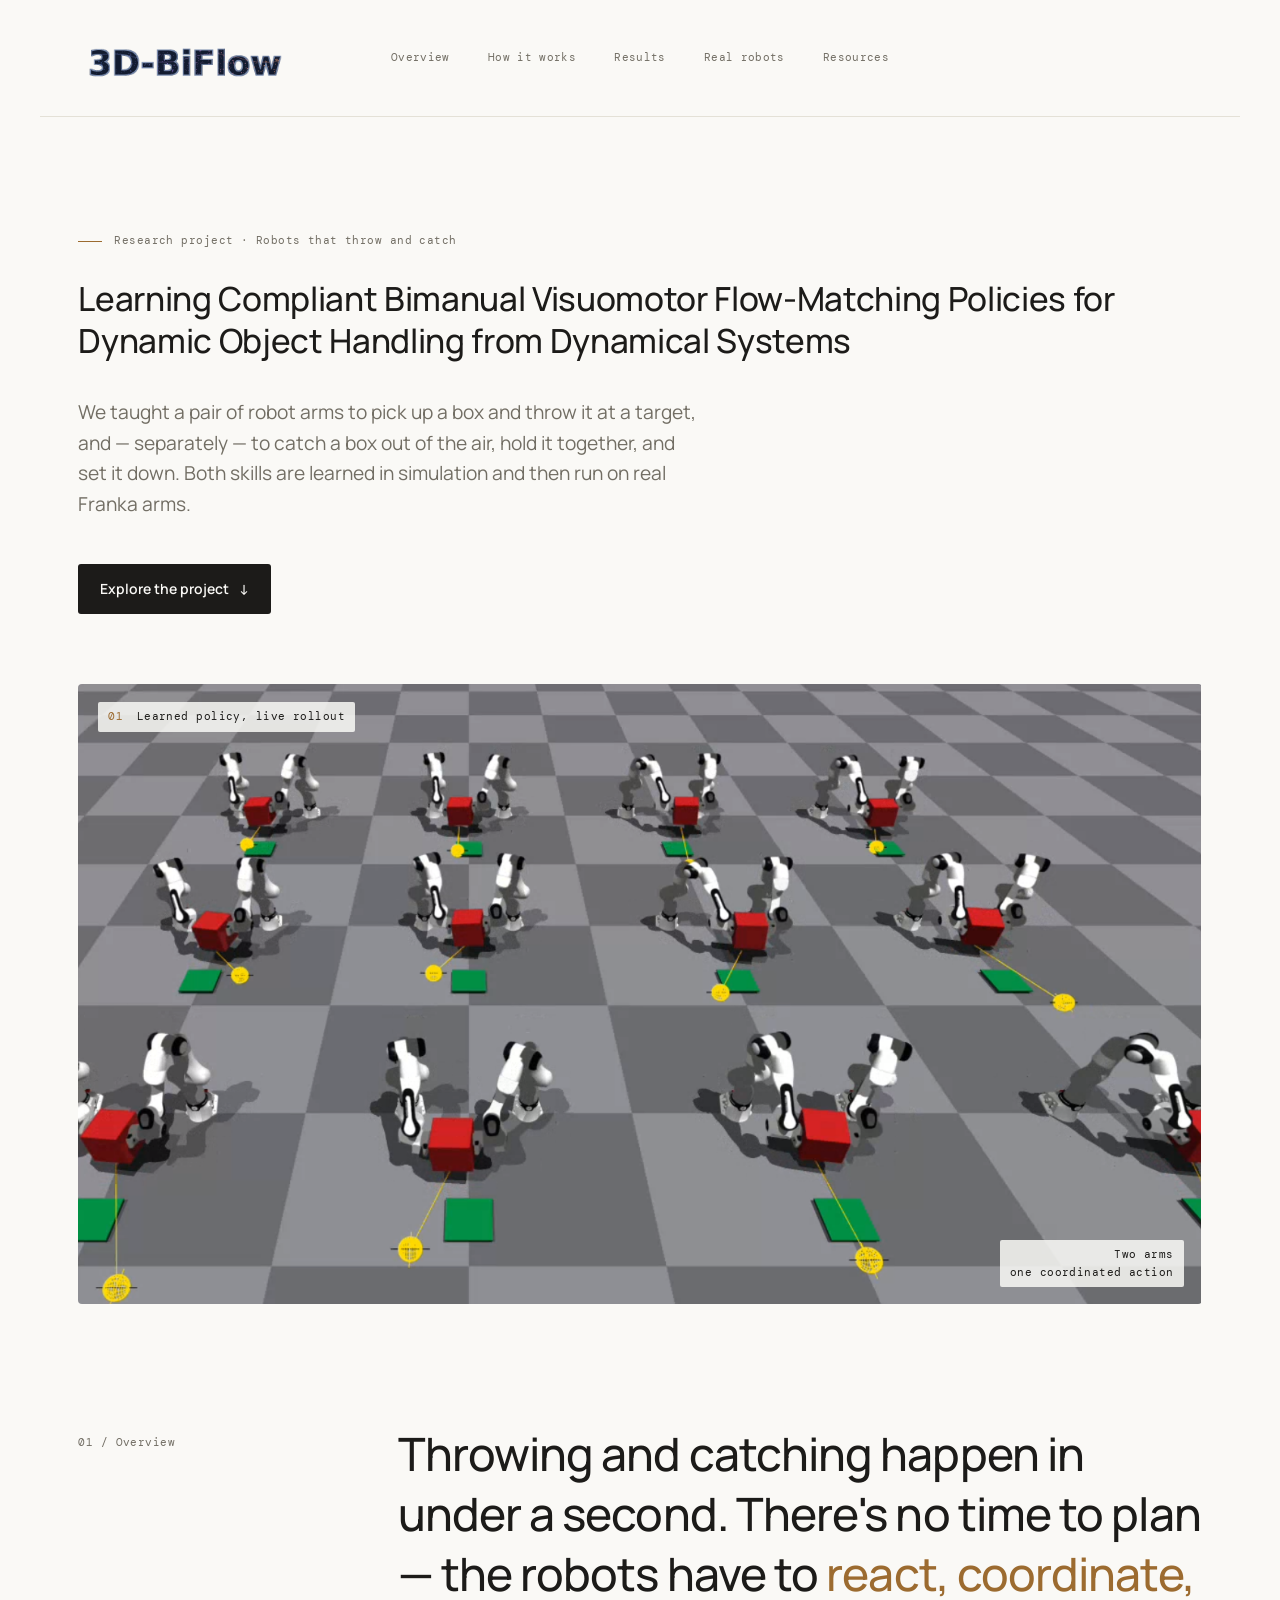
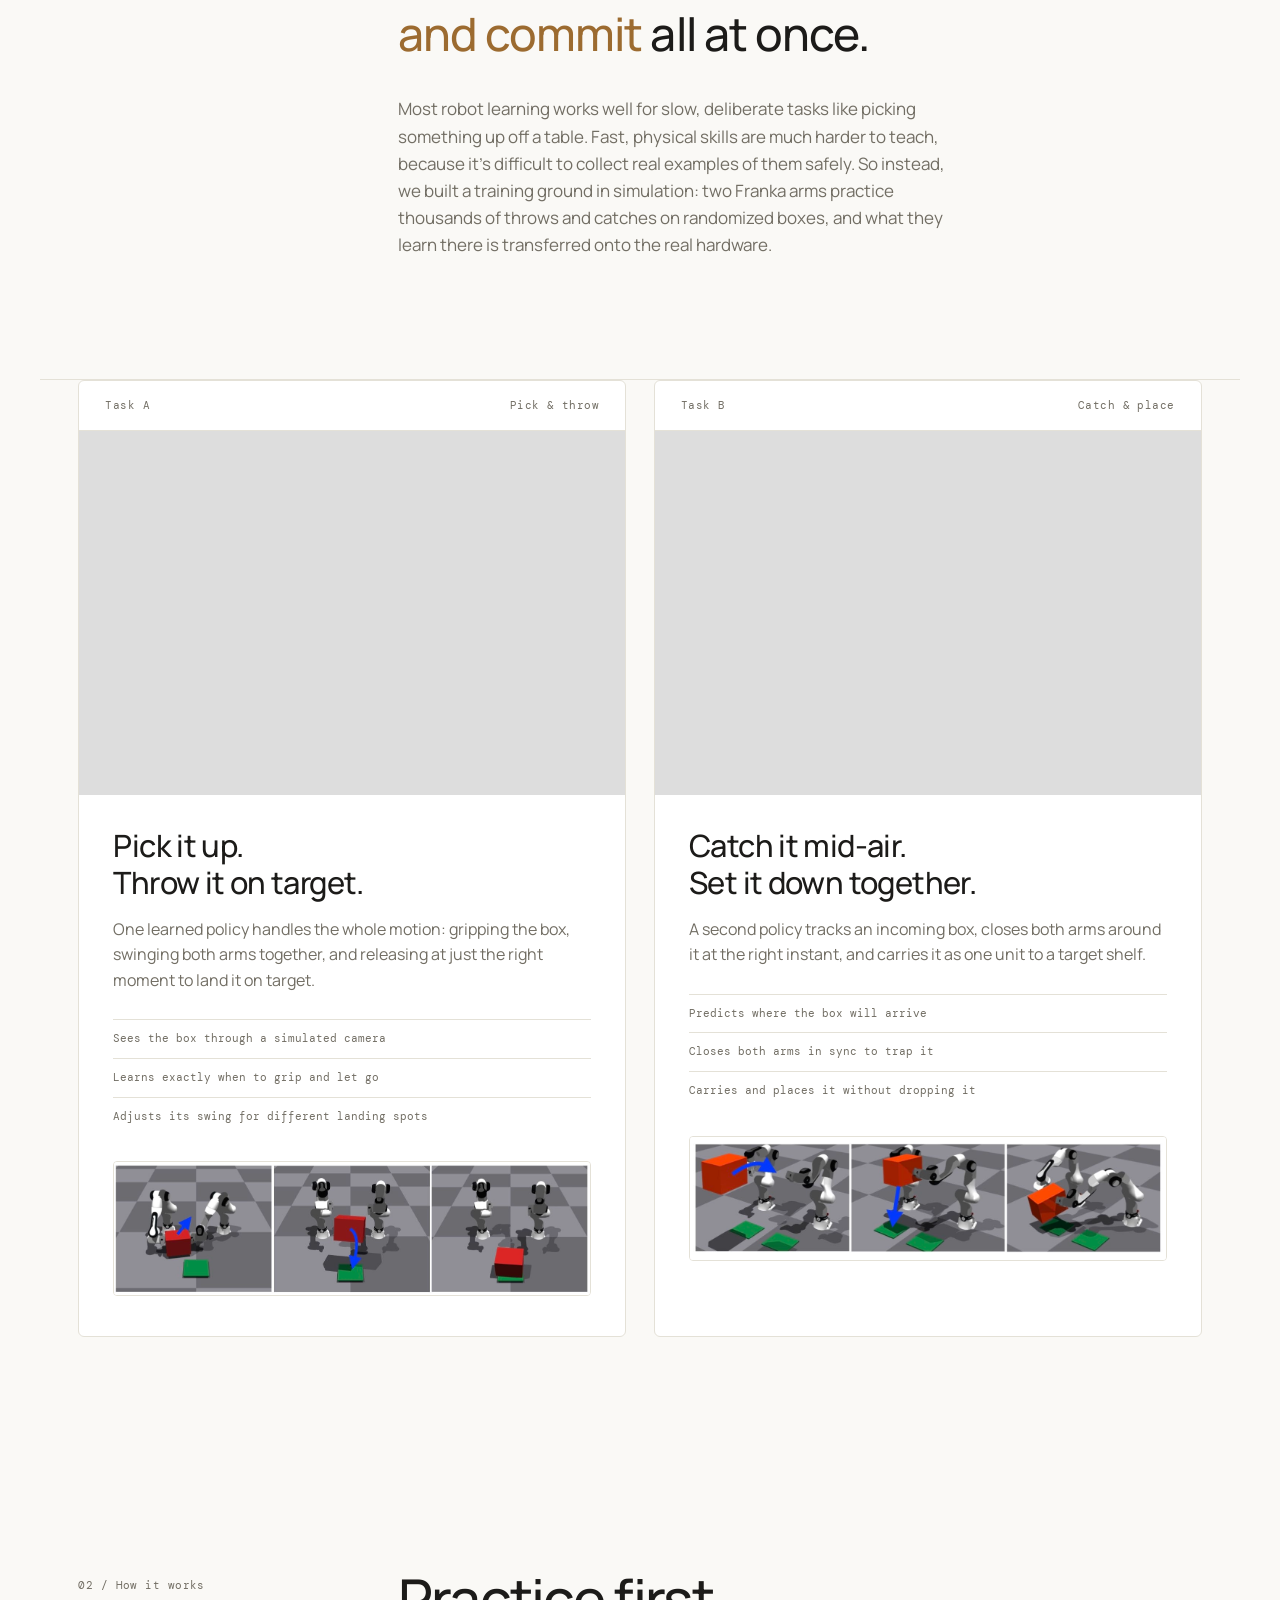
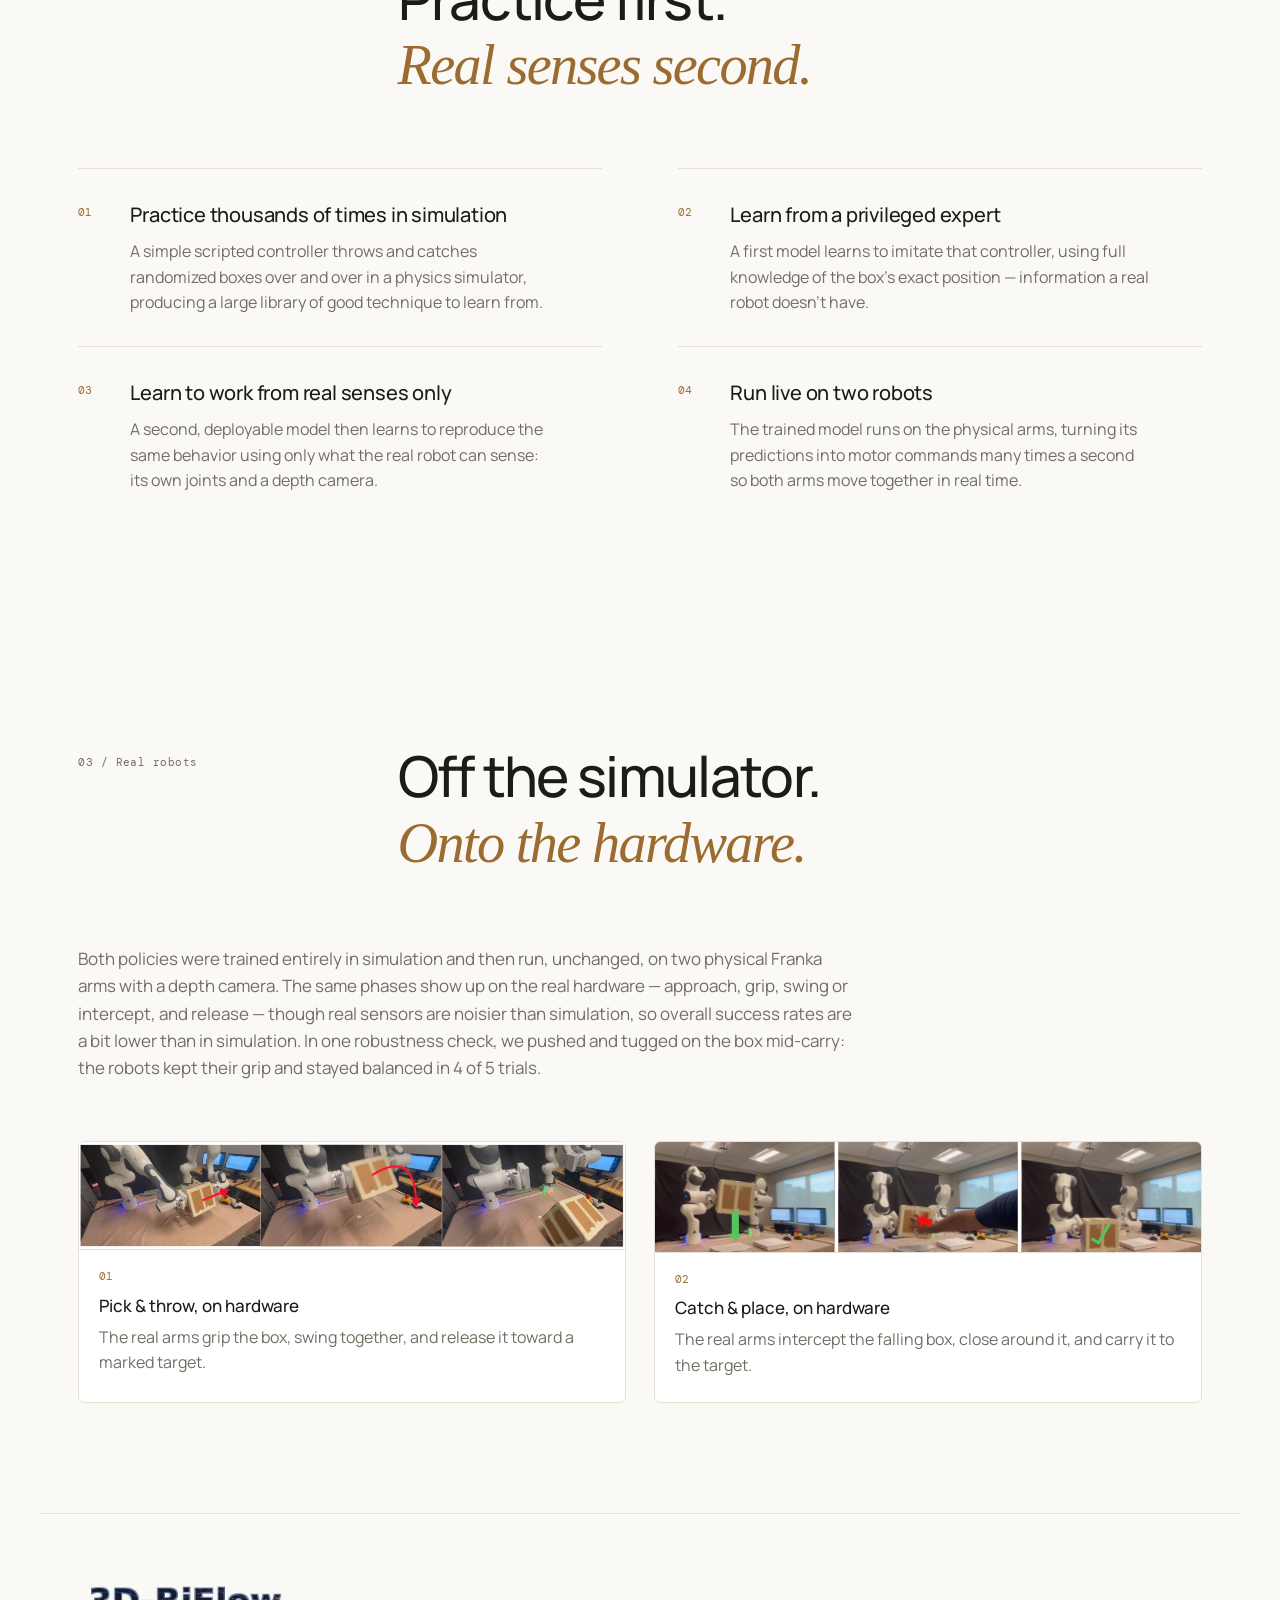
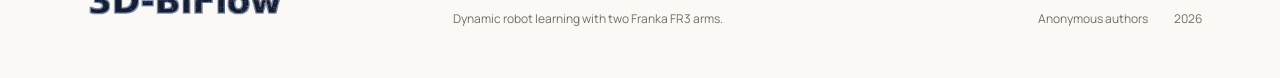
<file: docs/index.html>
<!doctype html>
<html lang="en">
<head>
  <meta charset="utf-8">
  <meta name="viewport" content="width=device-width, initial-scale=1">
  <meta name="theme-color" content="#faf9f6">
  <meta name="description" content="Two robot arms learn to throw, catch, and place a box together — trained in simulation and deployed on real Franka arms.">
  <meta property="og:title" content="3D-BiFlow">
  <meta property="og:description" content="Two robot arms learn to throw, catch, and place a box together.">
  <meta property="og:image" content="media/multi_env.png">
  <title>3D-BiFlow — Learning Compliant Bimanual Visuomotor Flow-Matching Policies for Dynamic Object Handling from Dynamical Systems</title>
  <link rel="preconnect" href="https://fonts.googleapis.com">
  <link rel="preconnect" href="https://fonts.gstatic.com" crossorigin>
  <link href="https://fonts.googleapis.com/css2?family=DM+Mono:wght@300;400;500&family=Manrope:wght@400;500;600;700&display=swap" rel="stylesheet">
  <link rel="stylesheet" href="styles.css">
</head>
<body>
  <a class="skip-link" href="#main">Skip to content</a>
  <header class="site-header">
    <a class="wordmark" href="#top" aria-label="3D-BiFlow home">
      <img class="wordmark-logo" src="media/3D_BiFlow_transparent_flow.gif" alt="3D-BiFlow">
    </a>
    <button class="menu-toggle" aria-expanded="false" aria-controls="site-nav">Menu</button>
    <nav id="site-nav" aria-label="Primary navigation">
      <a href="#overview">Overview</a>
      <a href="#approach">How it works</a>
      <a href="#results">Results</a>
      <a href="#real">Real robots</a>
      <a href="#resources">Resources</a>
    </nav>
  </header>

  <main id="main">
    <section class="hero" id="top">
      <div class="eyebrow reveal">Research project · Robots that throw and catch</div>
      <h1 class="reveal">Learning Compliant Bimanual Visuomotor Flow-Matching Policies for Dynamic Object Handling from Dynamical Systems</h1>
      <p class="hero-copy reveal">We taught a pair of robot arms to pick up a box and throw it at a target, and — separately — to catch a box out of the air, hold it together, and set it down. Both skills are learned in simulation and then run on real Franka arms.</p>
      <div class="hero-actions reveal">
        <a class="button primary" href="#overview">Explore the project <span>↓</span></a>
      </div>

      <div class="hero-stage reveal">
        <div class="stage-label"><span>01</span> Learned policy, live rollout</div>
        <video autoplay muted loop playsinline poster="media/multi_env.png" aria-label="Dual-arm learned policy in simulation">
          <source src="media/play_policy.mp4" type="video/mp4">
        </video>
        <div class="stage-note">Two arms<br>one coordinated action</div>
      </div>
    </section>

    <section class="statement" id="overview">
      <div class="section-index">01 / Overview</div>
      <div>
        <p class="lead reveal">Throwing and catching happen in under a second. There's no time to plan — the robots have to <span>react, coordinate, and commit</span> all at once.</p>
        <p class="support reveal">Most robot learning works well for slow, deliberate tasks like picking something up off a table. Fast, physical skills are much harder to teach, because it's difficult to collect real examples of them safely. So instead, we built a training ground in simulation: two Franka arms practice thousands of throws and catches on randomized boxes, and what they learn there is transferred onto the real hardware.</p>
      </div>
    </section>

    <section class="task-grid" aria-label="Project tasks">
      <article class="task-card task-throw reveal">
        <div class="card-top"><span>Task A</span><span>Pick &amp; throw</span></div>
        <video autoplay muted loop playsinline aria-label="Box thrown to a target">
          <source src="media/left.mp4" type="video/mp4">
        </video>
        <div class="card-body">
          <h2>Pick it up.<br>Throw it on target.</h2>
          <p>One learned policy handles the whole motion: gripping the box, swinging both arms together, and releasing at just the right moment to land it on target.</p>
          <ul>
            <li>Sees the box through a simulated camera</li>
            <li>Learns exactly when to grip and let go</li>
            <li>Adjusts its swing for different landing spots</li>
          </ul>
          <div class="phase-strip">
            <img src="media/throw_sim.jpg" alt="Simulated throw sequence: approach, swing, and release" loading="lazy">
          </div>
        </div>
      </article>
      <article class="task-card task-catch reveal">
        <div class="card-top"><span>Task B</span><span>Catch &amp; place</span></div>
        <video autoplay muted loop playsinline aria-label="Dual-arm catch and place">
          <source src="media/fm_catch.mp4" type="video/mp4">
        </video>
        <div class="card-body">
          <h2>Catch it mid-air.<br>Set it down together.</h2>
          <p>A second policy tracks an incoming box, closes both arms around it at the right instant, and carries it as one unit to a target shelf.</p>
          <ul>
            <li>Predicts where the box will arrive</li>
            <li>Closes both arms in sync to trap it</li>
            <li>Carries and places it without dropping it</li>
          </ul>
          <div class="phase-strip">
            <img src="media/catch_sim.jpg" alt="Simulated catch sequence: intercept, carry, and place" loading="lazy">
          </div>
        </div>
      </article>
    </section>

    <section class="approach" id="approach">
      <div class="section-heading">
        <div class="section-index">02 / How it works</div>
        <h2 class="reveal">Practice first.<br><em>Real senses second.</em></h2>
      </div>
      <ol class="pipeline-steps reveal">
        <li>
          <span>01</span>
          <div><h3>Practice thousands of times in simulation</h3><p>A simple scripted controller throws and catches randomized boxes over and over in a physics simulator, producing a large library of good technique to learn from.</p></div>
        </li>
        <li>
          <span>02</span>
          <div><h3>Learn from a privileged expert</h3><p>A first model learns to imitate that controller, using full knowledge of the box's exact position — information a real robot doesn't have.</p></div>
        </li>
        <li>
          <span>03</span>
          <div><h3>Learn to work from real senses only</h3><p>A second, deployable model then learns to reproduce the same behavior using only what the real robot can sense: its own joints and a depth camera.</p></div>
        </li>
        <li>
          <span>04</span>
          <div><h3>Run live on two robots</h3><p>The trained model runs on the physical arms, turning its predictions into motor commands many times a second so both arms move together in real time.</p></div>
        </li>
      </ol>
    </section>

    <!-- <section class="results" id="results">
      <div class="section-heading">
        <div class="section-index">03 / Results</div>
        <h2 class="reveal">Behaviors in motion.</h2>
      </div>
      <div class="filmstrip">
        <figure class="result-wide reveal">
          <video autoplay muted loop playsinline aria-label="Throw policy rollout at different target positions">
            <source src="media/centre.mp4" type="video/mp4">
          </video>
          <figcaption><span>01</span><div><strong>Throwing at different targets</strong><p>The same policy adjusts its swing to hit different landing spots, instead of memorizing one throw.</p></div></figcaption>
        </figure>
        <figure class="result-small reveal">
          <img src="media/multi_env.png" alt="Parallel Isaac Gym environments generating robot demonstrations" loading="lazy">
          <figcaption><span>02</span><div><strong>Training happens in parallel</strong><p>Simulation runs many robot pairs at once, generating thousands of randomized throws and catches quickly.</p></div></figcaption>
        </figure>
        <figure class="result-small reveal">
          <video autoplay muted loop playsinline aria-label="Full catch and place rollout">
            <source src="media/catch_and_place.mp4" type="video/mp4">
          </video>
          <figcaption><span>03</span><div><strong>Catch, then place</strong><p>The full motion, from intercepting the box in the air to setting it down on the shelf.</p></div></figcaption>
        </figure>
      </div>
      <div class="numbers">
        <div class="number reveal"><strong>17/20</strong><span>Catch-and-place attempts<br>placed successfully in simulation</span></div>
        <div class="number reveal"><strong>16/20</strong><span>Throws released on cue<br>after a full pick-up in simulation</span></div>
        <div class="number reveal"><strong>4/5</strong><span>Times the robots kept their grip<br>after being pushed mid-carry</span></div>
      </div>
    </section> -->

    <section class="real" id="real">
      <div class="section-heading">
        <div class="section-index">03 / Real robots</div>
        <h2 class="reveal">Off the simulator.<br><em>Onto the hardware.</em></h2>
      </div>
      <p class="support reveal">Both policies were trained entirely in simulation and then run, unchanged, on two physical Franka arms with a depth camera. The same phases show up on the real hardware — approach, grip, swing or intercept, and release — though real sensors are noisier than simulation, so overall success rates are a bit lower than in simulation. In one robustness check, we pushed and tugged on the box mid-carry: the robots kept their grip and stayed balanced in 4 of 5 trials.</p>
      <div class="real-grid">
        <figure class="reveal">
          <img src="media/throw_real.jpg" alt="Physical throw sequence: grip, swing, and release on the real robots" loading="lazy">
          <figcaption><span>01</span><strong>Pick &amp; throw, on hardware</strong><p>The real arms grip the box, swing together, and release it toward a marked target.</p></figcaption>
        </figure>
        <figure class="reveal">
          <img src="media/catch_real.svg" alt="Physical catch sequence: intercept, carry, and place on the real robots" loading="lazy">
          <figcaption><span>02</span><strong>Catch &amp; place, on hardware</strong><p>The real arms intercept the falling box, close around it, and carry it to the target.</p></figcaption>
        </figure>
      </div>
    </section>

    <!-- <section class="status">
      <div class="section-index">05 / Research status</div>
      <div class="status-columns">
        <div class="reveal">
          <h2>What works now</h2>
          <p>Full catch-and-place and pick-and-throw motions running in simulation and on the real robots, with the robots learning entirely from their own sensors and a camera rather than teleoperated demonstrations.</p>
        </div>
        <div class="reveal">
          <h2>What comes next</h2>
          <p>More reliable placement, testing across a wider range of targets and box shapes, and closing more of the gap between simulation and real-world performance.</p>
        </div>
      </div>
    </section> -->

    <!-- <section class="resources" id="resources">
      <div class="section-heading">
        <div class="section-index">06 / Resources</div>
        <h2 class="reveal">Build on the work.</h2>
      </div>
      <div class="resource-list">
        <a class="resource reveal" href="#">
          <span class="resource-number">01</span><span class="resource-title">Code repository</span><span class="resource-meta">Isaac Gym · PyTorch · Python</span><span class="arrow">↗</span>
        </a>
        <a class="resource reveal" href="#">
          <span class="resource-number">02</span><span class="resource-title">Technical paper</span><span class="resource-meta">Methods · Architecture · Experiments</span><span class="arrow">↗</span>
        </a>
        <a class="resource reveal" href="#">
          <span class="resource-number">03</span><span class="resource-title">Quick start</span><span class="resource-meta">Installation · Training · Evaluation</span><span class="arrow">↗</span>
        </a>
      </div>
    </section> -->

    <!-- <section class="citation">
      <div>
        <div class="section-index">Citation</div>
        <h2>If this work helps your research, please cite the project.</h2>
      </div>
      <div class="code-wrap">
        <button class="copy-button" data-copy aria-label="Copy citation">Copy</button>
        <pre><code id="citation">@misc{bimanual_manipulation_2026,
  title  = {3D-BiFlow: Dynamic Bimanual Manipulation},
  author = {Anonymous},
  year   = {2026},
  url    = {https://anonymous.4open.science/}
}</code></pre>
      </div>
    </section> -->
  </main>

  <footer>
    <a class="wordmark" href="#top"><img class="wordmark-logo" src="media/3D_BiFlow_transparent_flow.gif" alt="3D-BiFlow"></a>
    <p>Dynamic robot learning with two Franka FR3 arms.</p>
    <div><span>Anonymous authors</span><span>2026</span></div>
  </footer>
  <script src="script.js"></script>
</body>
</html>
</file>
<file: docs/styles.css>
:root {
  --paper: #faf9f6;
  --surface: #ffffff;
  --ink: #1c1b19;
  --muted: #726e64;
  --line: #e4e1d7;
  --accent: #9c6b30;
  --max: 1200px;
}

* { box-sizing: border-box; }
html { scroll-behavior: smooth; }
body {
  margin: 0;
  color: var(--ink);
  background: var(--paper);
  font-family: "Manrope", sans-serif;
  font-size: 16px;
  line-height: 1.6;
  overflow-x: hidden;
}
a { color: inherit; text-decoration: none; }
img, video { display: block; width: 100%; }
button { font: inherit; }
.skip-link { position: fixed; left: 1rem; top: -5rem; background: var(--ink); color: white; padding: .7rem 1rem; z-index: 100; }
.skip-link:focus { top: 1rem; }

.site-header {
  position: relative;
  z-index: 20;
  max-width: var(--max);
  margin: auto;
  padding: 26px 3vw;
  display: grid;
  grid-template-columns: 1fr auto 1fr;
  align-items: center;
  border-bottom: 1px solid var(--line);
}
.wordmark { display: flex; align-items: center; gap: 11px; font-size: 11px; font-weight: 600; line-height: 1.15; letter-spacing: .04em; color: var(--ink); }
.wordmark-logo { height: 64px; width: auto; display: block; }
nav { display: flex; gap: clamp(20px, 3vw, 44px); }
nav a, .header-code { font-family: "DM Mono", monospace; font-size: 11px; letter-spacing: .03em; color: var(--muted); }
nav a:hover, .header-code:hover { color: var(--accent); }
.header-code { justify-self: end; }
.menu-toggle { display: none; }

main { max-width: var(--max); margin: auto; }
.hero { padding: clamp(70px, 9vw, 120px) 3vw 0; }
.eyebrow, .section-index, .card-top, .stage-label, .stage-note {
  font-family: "DM Mono", monospace;
  font-size: 11px;
  letter-spacing: .04em;
  color: var(--muted);
}
.eyebrow::before { content: ""; display: inline-block; width: 24px; height: 1px; background: var(--accent); vertical-align: middle; margin-right: 12px; }
h1 { font-size: clamp(22px, 2.6vw, 36px); line-height: 1.28; letter-spacing: -.01em; font-weight: 500; margin: 28px 0 34px; max-width: 1040px; }
h1 em, .section-heading h2 em { font-family: Georgia, serif; font-weight: 400; font-style: italic; color: var(--accent); }
.hero-copy { font-size: clamp(17px, 1.5vw, 20px); line-height: 1.6; max-width: 620px; margin: 0 0 44px; color: var(--muted); }
.hero-actions { display: flex; gap: 28px; align-items: center; margin-bottom: 70px; }
.button { display: inline-flex; align-items: center; gap: 10px; font-size: 14px; font-weight: 600; }
.button.primary { padding: 14px 22px; color: var(--paper); background: var(--ink); border-radius: 3px; transition: background .2s; }
.button.primary:hover { background: var(--accent); }
.button.text { border-bottom: 1px solid var(--line); padding: 14px 0 4px; color: var(--muted); transition: color .2s, border-color .2s; }
.button.text:hover { color: var(--ink); border-color: var(--ink); }
.hero-stage { position: relative; background: #ece9e1; border-radius: 4px; overflow: hidden; }
.hero-stage video { max-height: 620px; object-fit: cover; object-position: center; }
.stage-label { position: absolute; top: 18px; left: 20px; z-index: 2; color: var(--ink); background: rgba(250, 249, 246, .85); padding: 6px 10px; border-radius: 2px; }
.stage-label span { color: var(--accent); margin-right: 6px; }
.stage-note { position: absolute; bottom: 17px; right: 18px; text-align: right; color: var(--ink); background: rgba(250, 249, 246, .85); padding: 6px 10px; border-radius: 2px; }

.statement { display: grid; grid-template-columns: 1fr 3fr; gap: 4vw; padding: 120px 3vw; border-bottom: 1px solid var(--line); }
.section-index { color: var(--muted); padding-top: 10px; }
.lead { font-size: clamp(28px, 3.6vw, 46px); line-height: 1.3; letter-spacing: -.02em; margin: 0; max-width: 900px; font-weight: 500; }
.lead span { color: var(--accent); }
.support { max-width: 560px; margin: 32px 0 0; font-size: 17px; color: var(--muted); }

.task-grid { display: grid; grid-template-columns: 1fr 1fr; padding: 0 3vw 120px; gap: 28px; }
.task-card { position: relative; overflow: hidden; background: var(--surface); border: 1px solid var(--line); border-radius: 6px; }
.task-card video { aspect-ratio: 1.5; object-fit: cover; background: #ddd; }
.card-top { display: flex; justify-content: space-between; padding: 16px 26px; border-bottom: 1px solid var(--line); }
.card-body { padding: 32px clamp(20px, 3vw, 34px) 40px; }
.card-body h2 { font-size: clamp(24px, 2.4vw, 32px); line-height: 1.2; letter-spacing: -.02em; margin: 0 0 16px; font-weight: 500; }
.card-body p { max-width: 480px; color: var(--muted); }
.card-body ul { list-style: none; margin: 26px 0 0; padding: 0; font-family: "DM Mono", monospace; font-size: 11px; color: var(--muted); }
.card-body li { padding: 10px 0; border-top: 1px solid var(--line); }
.phase-strip { margin: 26px 0 0; border: 1px solid var(--line); border-radius: 4px; overflow: hidden; background: #fff; }
.phase-strip img { display: block; width: 100%; }

.approach, .results, .resources { padding: 110px 3vw; }
.section-heading { display: grid; grid-template-columns: 1fr 3fr; gap: 4vw; margin-bottom: 70px; }
.section-heading h2 { font-size: clamp(34px, 4.4vw, 58px); line-height: 1.15; letter-spacing: -.03em; margin: 0; font-weight: 500; }
.pipeline-steps { list-style: none; margin: 0; padding: 0; display: grid; grid-template-columns: 1fr 1fr; gap: 0 6vw; }
.pipeline-steps li { display: grid; grid-template-columns: 34px 1fr; gap: 18px; padding: 30px 0; border-top: 1px solid var(--line); }
.pipeline-steps > li > span { font-family: "DM Mono", monospace; font-size: 11px; color: var(--accent); padding-top: 5px; }
.pipeline-steps h3 { margin: 0 0 8px; font-size: 20px; font-weight: 500; letter-spacing: -.01em; }
.pipeline-steps p { color: var(--muted); margin: 0; max-width: 420px; }

.numbers { display: grid; grid-template-columns: repeat(3, 1fr); background: var(--surface); border: 1px solid var(--line); border-radius: 6px; padding: 48px 3vw; margin-top: 70px; }
.number { display: flex; align-items: flex-end; gap: 18px; padding: 0 3vw; border-right: 1px solid var(--line); }
.number:last-child { border: 0; }
.number strong { font-size: clamp(40px, 4.6vw, 60px); line-height: .9; letter-spacing: -.03em; font-weight: 500; color: var(--ink); }
.number span { font-family: "DM Mono", monospace; font-size: 10px; line-height: 1.4; color: var(--muted); }

.results { background: var(--paper); }
.filmstrip { display: grid; grid-template-columns: 1fr 1fr; gap: 28px; }
.result-wide { grid-column: 1 / -1; }
figure { margin: 0; }
figure video, figure img { width: 100%; aspect-ratio: 16/9; object-fit: cover; background: #ccc; border-radius: 6px 6px 0 0; }
figcaption { display: grid; grid-template-columns: 40px 1fr; gap: 10px; padding: 18px 0 8px; border: 1px solid var(--line); border-top: 0; border-radius: 0 0 6px 6px; padding: 16px 20px 22px; }
figcaption > span { font-family: "DM Mono", monospace; font-size: 11px; color: var(--accent); }
figcaption strong { font-size: 17px; font-weight: 500; }
figcaption p { color: var(--muted); margin: 5px 0 0; }

.real { padding: 110px 3vw; }
.real .support { max-width: 780px; margin-bottom: 60px; }
.real-grid { display: grid; grid-template-columns: 1fr 1fr; gap: 28px; }
.real-grid figure { background: var(--surface); border: 1px solid var(--line); border-radius: 6px; overflow: hidden; }
.real-grid img { width: 100%; height: auto; aspect-ratio: auto; object-fit: contain; background: #fff; border-radius: 0; }
.real-grid figcaption { display: block; grid-template-columns: none; padding: 18px 20px 24px; border: 0; border-top: 1px solid var(--line); border-radius: 0; }
.real-grid figcaption span { display: block; margin-bottom: 6px; }
.real-grid figcaption strong { display: block; margin-bottom: 6px; }

.status { padding: 100px 3vw; display: grid; grid-template-columns: 1fr 3fr; gap: 4vw; background: var(--surface); border-top: 1px solid var(--line); border-bottom: 1px solid var(--line); }
.status-columns { display: grid; grid-template-columns: 1fr 1fr; gap: 6vw; }
.status h2 { font-size: 22px; font-weight: 500; letter-spacing: -.01em; margin: 0 0 14px; }
.status p { font-size: 16px; color: var(--muted); }

.resource { display: grid; grid-template-columns: 60px 1.5fr 1fr 24px; align-items: center; gap: 20px; padding: 24px 5px; border-top: 1px solid var(--line); transition: padding .2s, background .2s; }
.resource:last-child { border-bottom: 1px solid var(--line); }
.resource:hover { padding-left: 18px; padding-right: 18px; background: var(--surface); }
.resource-number, .resource-meta { font-family: "DM Mono", monospace; font-size: 11px; color: var(--muted); }
.resource-title { font-size: clamp(20px, 2.2vw, 28px); letter-spacing: -.02em; font-weight: 500; }
.arrow { font-size: 18px; color: var(--muted); }
.resource:hover .arrow { color: var(--accent); }

.citation { margin: 0 3vw 90px; background: var(--surface); border: 1px solid var(--line); border-radius: 6px; color: var(--ink); padding: clamp(30px, 5vw, 64px); display: grid; grid-template-columns: 1fr 1fr; gap: 6vw; align-items: center; }
.citation h2 { font-size: clamp(22px, 2.8vw, 34px); font-weight: 500; line-height: 1.3; letter-spacing: -.02em; }
.code-wrap { position: relative; background: var(--paper); border: 1px solid var(--line); border-radius: 4px; overflow: auto; }
pre { padding: 28px; margin: 0; font: 12px/1.75 "DM Mono", monospace; color: var(--ink); }
.copy-button { position: absolute; right: 10px; top: 10px; padding: 6px 10px; background: var(--surface); border: 1px solid var(--line); color: var(--muted); cursor: pointer; font-family: "DM Mono", monospace; font-size: 10px; border-radius: 3px; transition: color .2s, border-color .2s; }
.copy-button:hover { color: var(--ink); border-color: var(--ink); }

footer { max-width: var(--max); margin: auto; padding: 50px 3vw; border-top: 1px solid var(--line); display: grid; grid-template-columns: 1fr 1fr 1fr; align-items: end; font-size: 12px; }
footer p { color: var(--muted); margin: 0; }
footer > div { justify-self: end; display: flex; gap: 26px; color: var(--muted); }
footer a:hover { color: var(--accent); }

.reveal { opacity: 0; transform: translateY(14px); transition: opacity .6s ease, transform .6s ease; }
.reveal.visible { opacity: 1; transform: none; }

@media (prefers-reduced-motion: reduce) {
  html { scroll-behavior: auto; }
  .reveal { opacity: 1; transform: none; transition: none; }
}

@media (max-width: 760px) {
  .site-header { grid-template-columns: 1fr auto; padding: 17px 20px; }
  .wordmark-logo { height: 48px; }
  .menu-toggle { display: block; background: none; border: 1px solid var(--line); border-radius: 3px; padding: 6px 10px; font-family: "DM Mono", monospace; font-size: 11px; color: var(--muted); }
  .header-code { display: none; }
  nav { display: none; position: absolute; top: 100%; left: 0; right: 0; background: var(--paper); padding: 25px 20px; border-bottom: 1px solid var(--line); flex-direction: column; }
  nav.open { display: flex; }
  .hero { padding: 60px 20px 0; }
  h1 { margin: 24px 0 30px; font-size: clamp(26px, 7vw, 34px); line-height: 1.25; }
  .hero-copy { font-size: 17px; }
  .hero-actions { flex-wrap: wrap; margin-bottom: 45px; }
  .hero-stage video { min-height: 320px; object-fit: cover; }
  .stage-label { writing-mode: initial; transform: none; }
  .statement, .section-heading, .status, .citation { grid-template-columns: 1fr; }
  .statement { padding: 70px 20px; }
  .lead { font-size: 30px; }
  .support { margin-top: 26px; }
  .task-grid { grid-template-columns: 1fr; padding: 0 20px 80px; gap: 24px; }
  .card-body { padding: 28px 22px 34px; }
  .approach, .results, .resources, .real { padding: 70px 20px; }
  .section-heading { margin-bottom: 45px; }
  .pipeline-steps { grid-template-columns: 1fr; }
  .numbers { grid-template-columns: 1fr; padding: 32px 20px; margin-top: 45px; }
  .number { padding: 22px 0; border-right: 0; border-bottom: 1px solid var(--line); }
  .filmstrip, .status-columns, .real-grid { grid-template-columns: 1fr; }
  .real .support { margin-bottom: 40px; }
  .status { padding: 60px 20px; }
  .resource { grid-template-columns: 36px 1fr 22px; }
  .resource-meta { display: none; }
  .citation { margin: 0 20px 60px; padding: 30px 22px; }
  pre { font-size: 9px; padding: 22px 14px; }
  footer { margin: 0 20px; grid-template-columns: 1fr; gap: 24px; }
  footer > div { justify-self: start; }
}
</file>
